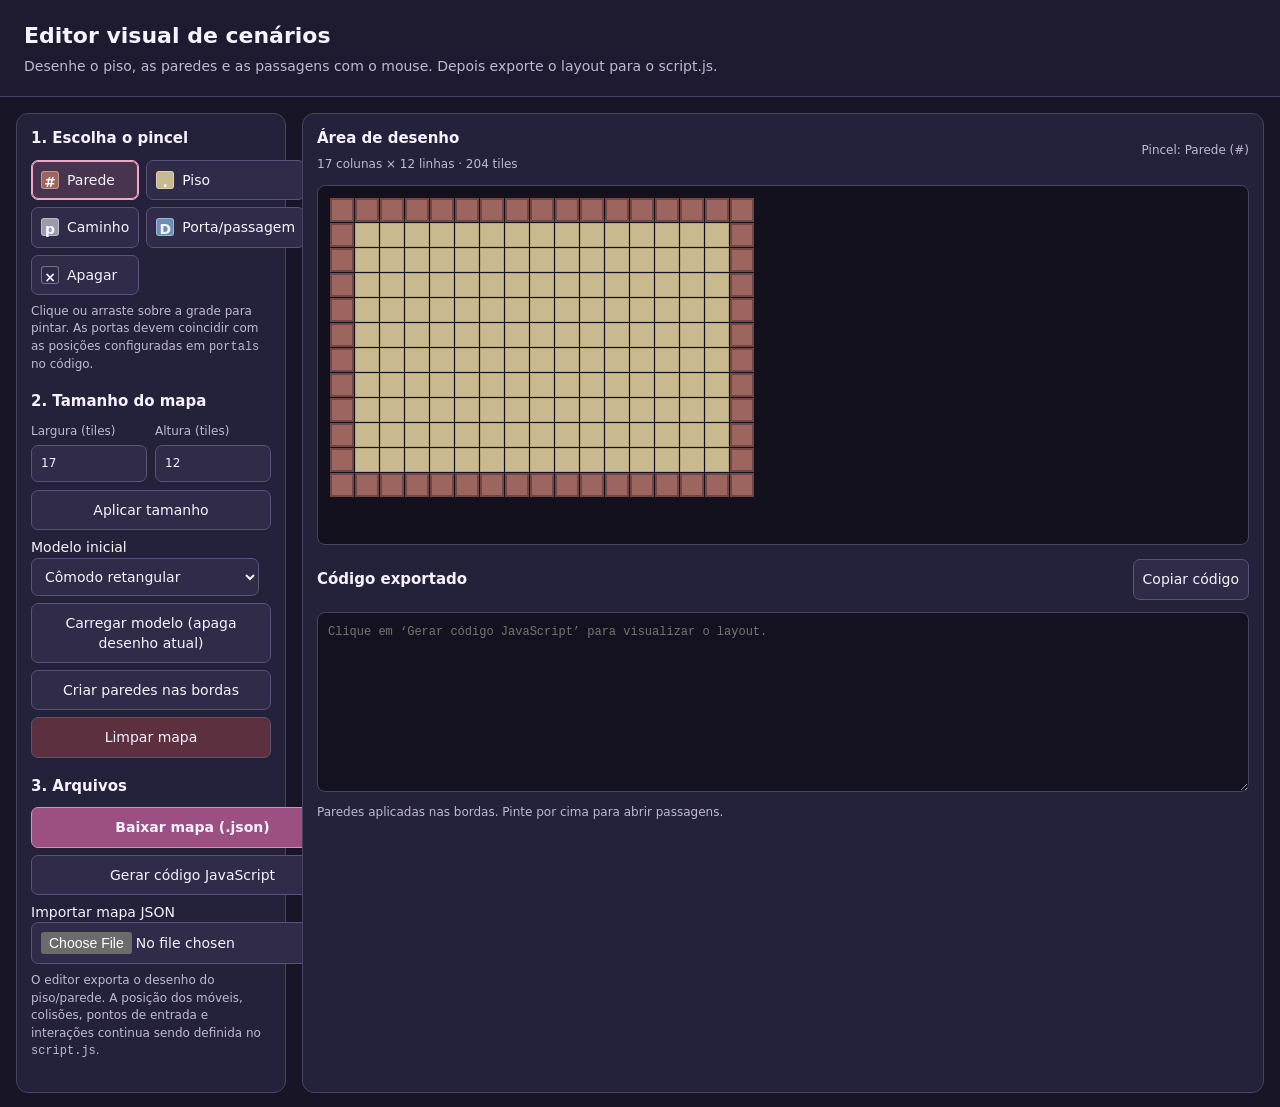
<file: map-editor.html>
<!doctype html>
<html lang="pt-BR">
<head>
<meta charset="utf-8"><meta name="viewport" content="width=device-width,initial-scale=1">
<title>Editor de cenários — O Curioso Mundo de Sofia</title>
<style>
:root{color-scheme:dark;--bg:#171526;--panel:#24213a;--line:#494363;--text:#f7f2ff;--muted:#c0b8d7;--accent:#f3a8cb}*{box-sizing:border-box}body{margin:0;background:var(--bg);color:var(--text);font:14px/1.45 system-ui,Segoe UI,sans-serif}header{padding:20px 24px;border-bottom:1px solid var(--line);background:#1e1b30}h1{font-size:22px;margin:0 0 4px}p{margin:0;color:var(--muted)}main{display:grid;grid-template-columns:270px minmax(0,1fr);gap:16px;padding:16px;max-width:1600px;margin:auto}.panel{background:var(--panel);border:1px solid var(--line);border-radius:12px;padding:14px;min-width:0}.panel h2{font-size:15px;margin:0 0 10px}.group{margin-bottom:18px}.tools{display:grid;grid-template-columns:1fr 1fr;gap:7px}.tool,button,select,input{font:inherit;color:var(--text);background:#302b49;border:1px solid #5b5279;border-radius:7px;padding:9px}.tool{display:flex;align-items:center;gap:8px;text-align:left;cursor:pointer}.tool.active{border-color:var(--accent);box-shadow:inset 0 0 0 1px var(--accent);background:#49344f}.swatch{width:18px;height:18px;display:inline-grid;place-items:center;border:1px solid #ffffff55;border-radius:3px;font-weight:bold}.wall{background:#9c655f}.floor{background:#c8b98e}.path{background:#999ba8}.door{background:#6d8eb8}.erase{background:#302b49}.controls{display:grid;grid-template-columns:1fr 1fr;gap:8px}.controls label{display:grid;gap:4px;color:var(--muted);font-size:12px}.controls input,.controls select{width:100%;min-width:0}.button-stack{display:grid;gap:7px}.primary{background:#9b4f83;border-color:#d98dbb;font-weight:700}.danger{background:#5c303e}.hint{font-size:12px;color:var(--muted);margin-top:8px}.editor-top{display:flex;justify-content:space-between;gap:10px;align-items:center;flex-wrap:wrap;margin-bottom:12px}.scroll{overflow:auto;max-height:calc(100vh - 240px);min-height:360px;border:1px solid var(--line);border-radius:8px;background:#13111e;padding:12px}.grid{display:grid;gap:1px;width:max-content;image-rendering:pixelated}.cell{width:24px;height:24px;border:0;padding:0;border-radius:0;cursor:crosshair;display:grid;place-items:center;font-size:10px;user-select:none}.cell.wall{background:#9c655f;box-shadow:inset 0 0 0 2px #704744}.cell.floor{background:#c8b98e;box-shadow:inset 0 0 0 1px #b4a47a}.cell.path{background:#999ba8;box-shadow:inset 0 0 0 1px #7b7d89}.cell.door{background:#6d8eb8;box-shadow:inset 0 0 0 2px #3e5c87;color:white}.cell.erase{background:#13111e}.cell:focus{outline:2px solid white;z-index:1}.output{width:100%;min-height:180px;resize:vertical;background:#141220;color:#d8f0d3;border:1px solid var(--line);border-radius:8px;padding:10px;font:12px/1.5 ui-monospace,monospace}.status{font-size:12px;color:var(--muted)}.full{grid-column:1/-1}@media(max-width:800px){main{grid-template-columns:1fr}.scroll{max-height:60vh}.cell{width:20px;height:20px}}
</style></head>
<body>
<header><h1>Editor visual de cenários</h1><p>Desenhe o piso, as paredes e as passagens com o mouse. Depois exporte o layout para o script.js.</p></header>
<main>
<aside class="panel">
 <div class="group"><h2>1. Escolha o pincel</h2><div class="tools" id="tools">
  <button class="tool active" data-tool="#"><span class="swatch wall">#</span>Parede</button>
  <button class="tool" data-tool="."><span class="swatch floor">.</span>Piso</button>
  <button class="tool" data-tool="p"><span class="swatch path">p</span>Caminho</button>
  <button class="tool" data-tool="D"><span class="swatch door">D</span>Porta/passagem</button>
  <button class="tool" data-tool=" "><span class="swatch erase">×</span>Apagar</button>
 </div><p class="hint">Clique ou arraste sobre a grade para pintar. As portas devem coincidir com as posições configuradas em <code>portals</code> no código.</p></div>
 <div class="group"><h2>2. Tamanho do mapa</h2><div class="controls">
  <label>Largura (tiles)<input id="width" type="number" min="3" max="60" value="17"></label>
  <label>Altura (tiles)<input id="height" type="number" min="3" max="40" value="12"></label>
 </div><div class="button-stack" style="margin-top:8px"><button id="resize">Aplicar tamanho</button><label>Modelo inicial<select id="preset"><option value="room">Cômodo retangular</option><option value="hall">Corredor baixo (17×8)</option><option value="l">Formato em L</option><option value="zoo">Área de zoológico (36×24)</option></select></label><button id="loadPreset">Carregar modelo (apaga desenho atual)</button><button id="border">Criar paredes nas bordas</button><button id="clear" class="danger">Limpar mapa</button></div></div>
 <div class="group"><h2>3. Arquivos</h2><div class="button-stack"><button id="exportJson" class="primary">Baixar mapa (.json)</button><button id="exportJs">Gerar código JavaScript</button><label>Importar mapa JSON<input id="importFile" type="file" accept=".json,application/json"></label></div><p class="hint">O editor exporta o desenho do piso/parede. A posição dos móveis, colisões, pontos de entrada e interações continua sendo definida no <code>script.js</code>.</p></div>
</aside>
<section class="panel">
 <div class="editor-top"><div><h2 style="margin-bottom:3px">Área de desenho</h2><span id="dimensions" class="status">17 colunas × 12 linhas</span></div><span id="activeTool" class="status">Pincel: Parede (#)</span></div>
 <div class="scroll"><div id="grid" class="grid" role="grid" aria-label="Grade do mapa"></div></div>
 <div style="margin-top:14px"><div class="editor-top"><h2 style="margin:0">Código exportado</h2><button id="copy">Copiar código</button></div><textarea id="output" class="output" spellcheck="false" placeholder="Clique em ‘Gerar código JavaScript’ para visualizar o layout."></textarea><p id="message" class="status" aria-live="polite" style="margin-top:7px">Pronto para desenhar.</p></div>
</section>
</main>
<script src="map-editor.js"></script>
</body></html>
</file>
